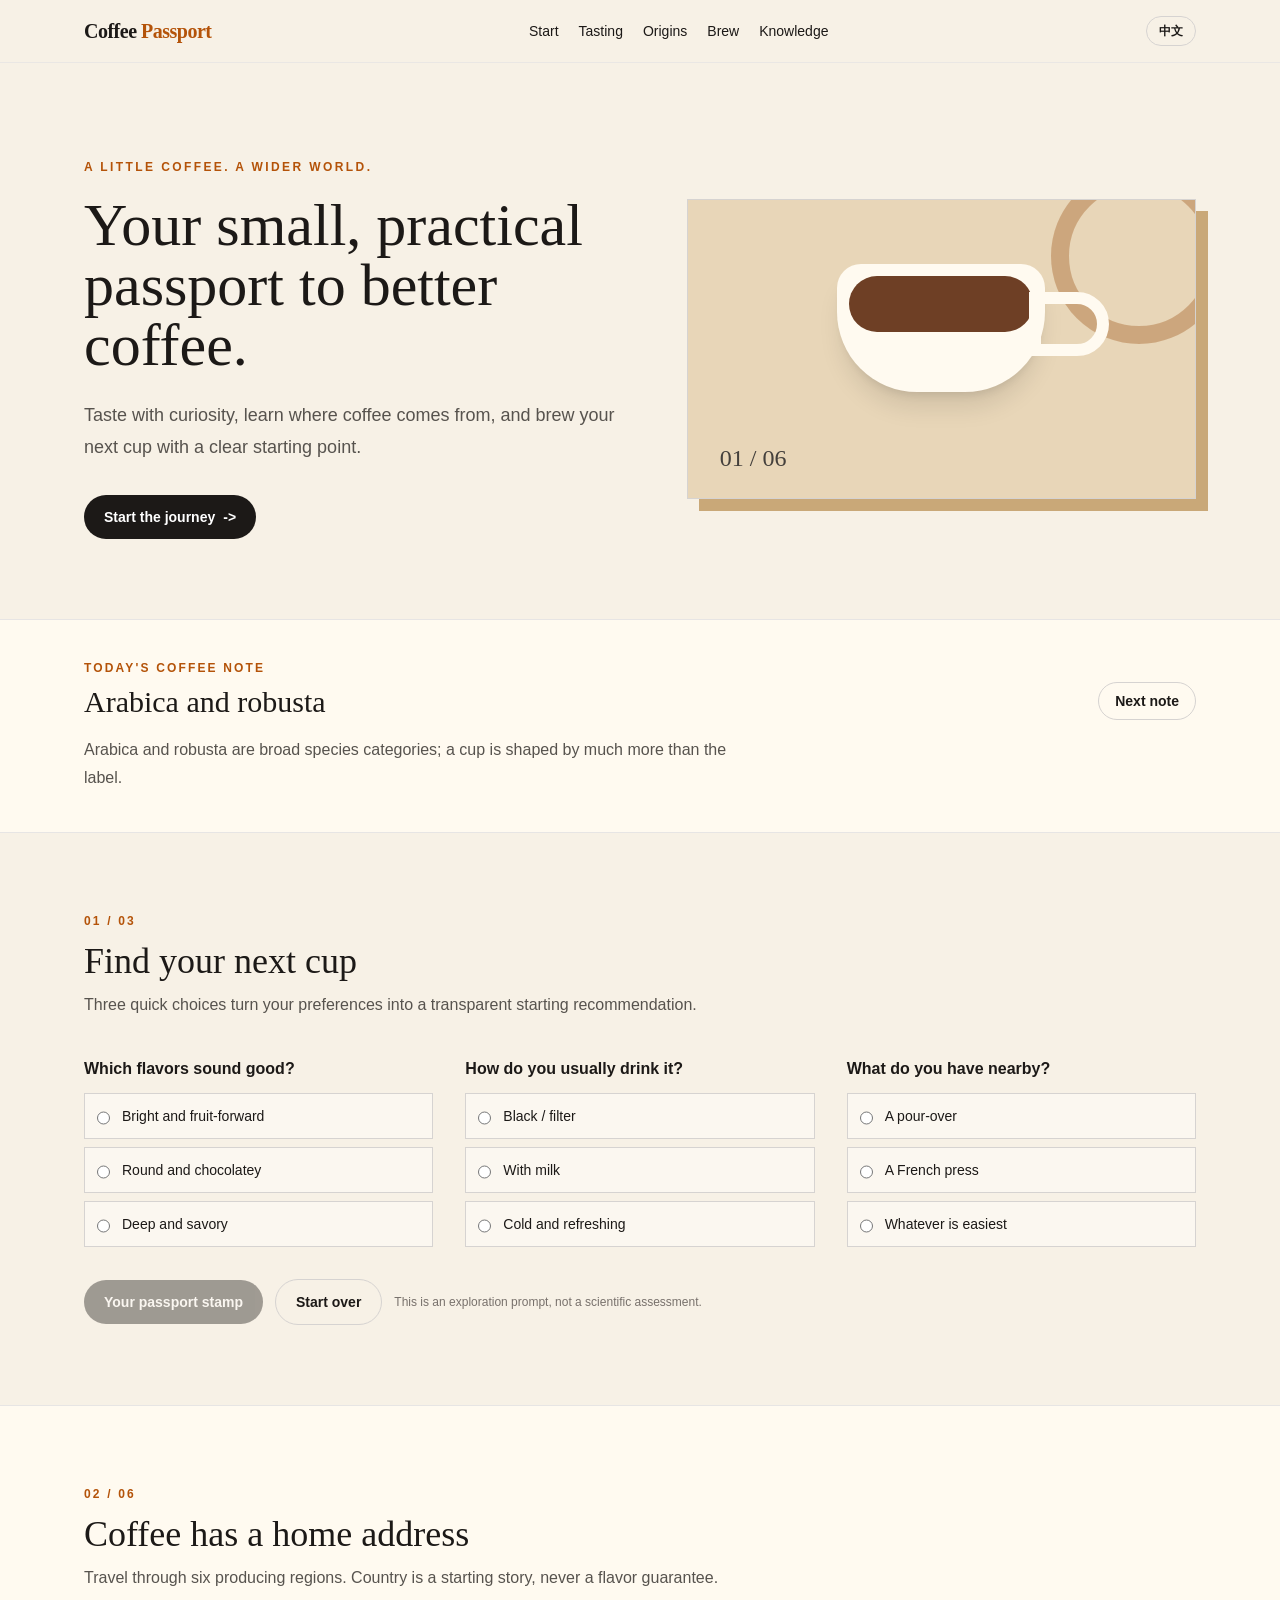
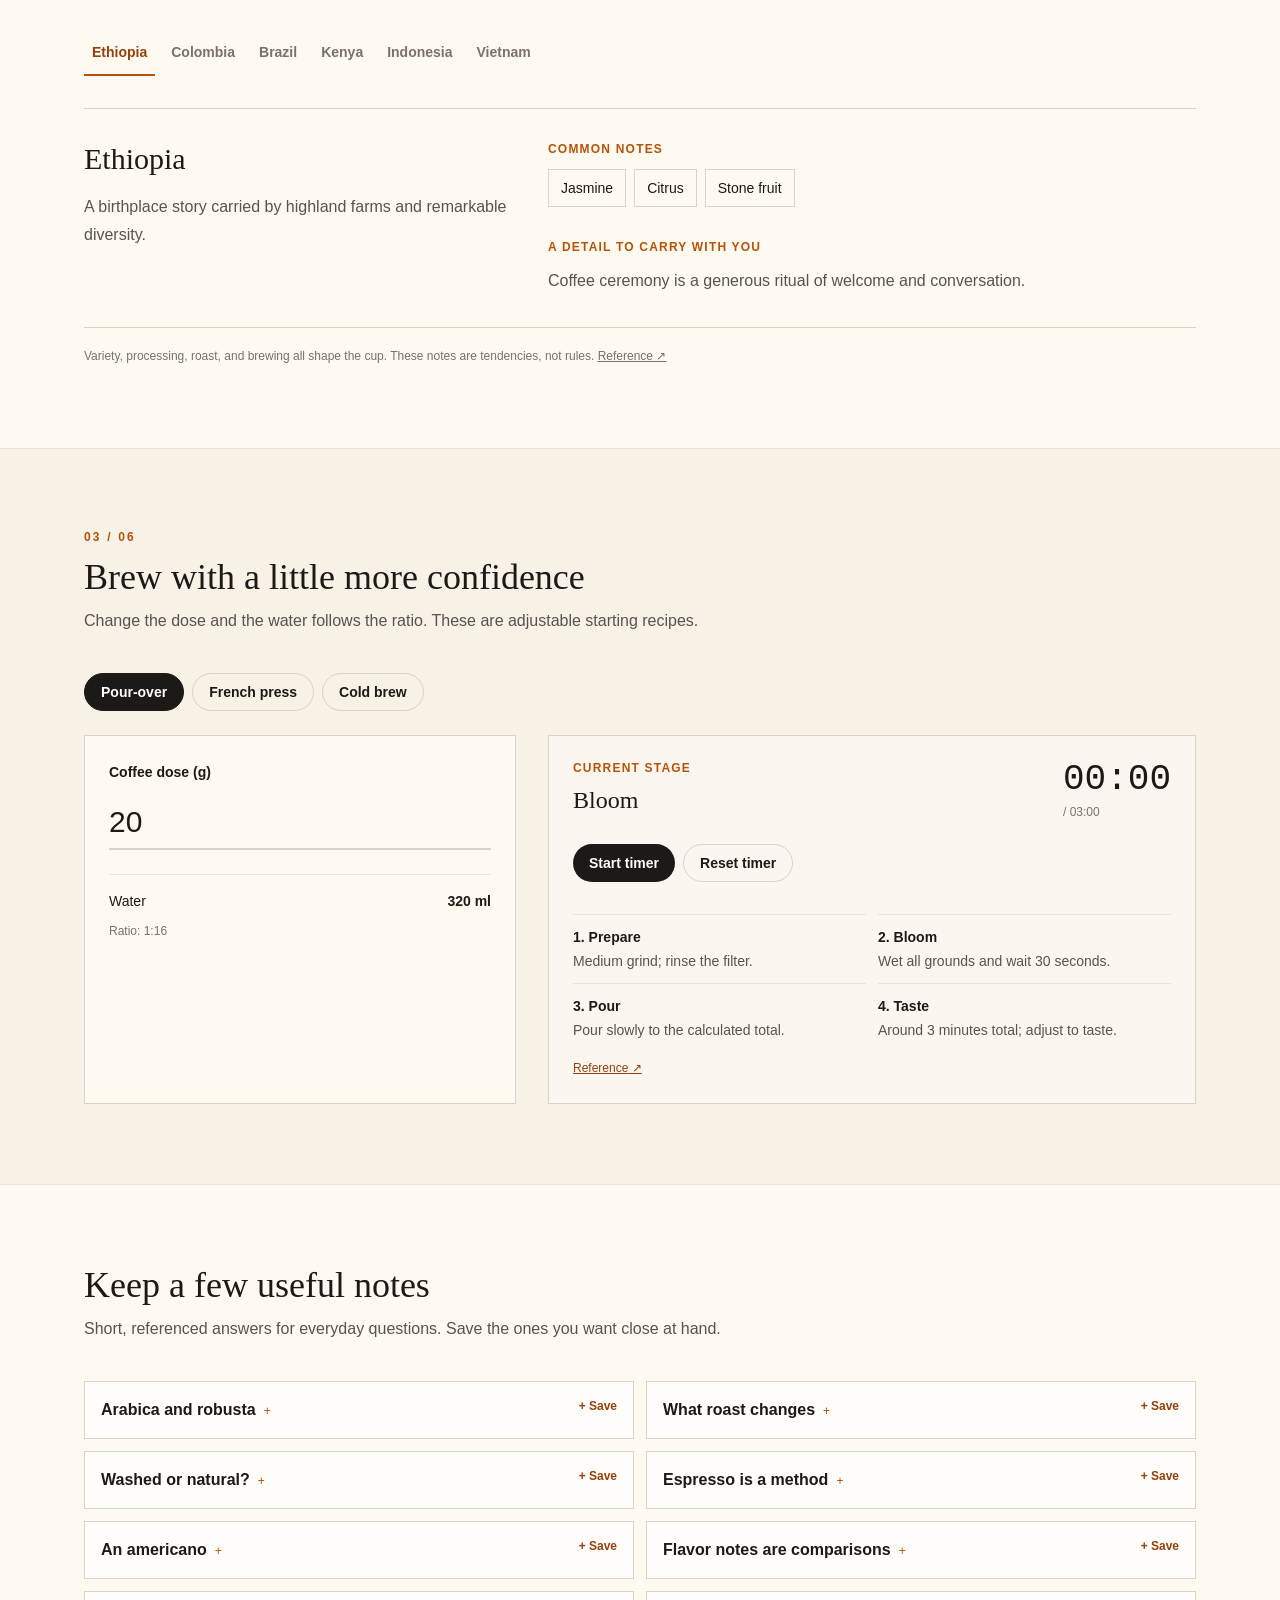
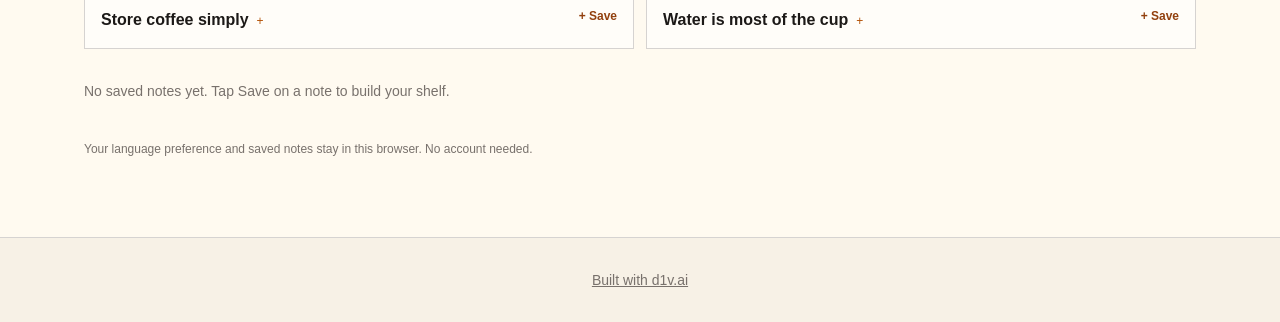
<file: coffee/index.html>
<!doctype html>
<html lang="en">
  <head>
    <meta charset="UTF-8" />
    <meta name="viewport" content="width=device-width, initial-scale=1.0" />
    <meta name="theme-color" content="#f7f1e6" />
    <meta
      name="description"
      content="Coffee Passport: a bilingual guide to coffee origins, taste, brewing and everyday knowledge. A little coffee. A wider world."
    />
    <title>Coffee Passport — A little coffee. A wider world.</title>
    <script type="module" crossorigin src="/assets/coffee-BfnGoWNd.js"></script>
    <link rel="modulepreload" crossorigin href="/assets/client-Be3HG2-p.js">
    <link rel="stylesheet" crossorigin href="/assets/coffee-DtxTMFOY.css">
  </head>
  <body>
    <div id="root"></div>
  </body>
</html>
</file>
<file: assets/coffee-DtxTMFOY.css>
*,:before,:after{--tw-border-spacing-x: 0;--tw-border-spacing-y: 0;--tw-translate-x: 0;--tw-translate-y: 0;--tw-rotate: 0;--tw-skew-x: 0;--tw-skew-y: 0;--tw-scale-x: 1;--tw-scale-y: 1;--tw-pan-x: ;--tw-pan-y: ;--tw-pinch-zoom: ;--tw-scroll-snap-strictness: proximity;--tw-gradient-from-position: ;--tw-gradient-via-position: ;--tw-gradient-to-position: ;--tw-ordinal: ;--tw-slashed-zero: ;--tw-numeric-figure: ;--tw-numeric-spacing: ;--tw-numeric-fraction: ;--tw-ring-inset: ;--tw-ring-offset-width: 0px;--tw-ring-offset-color: #fff;--tw-ring-color: rgb(59 130 246 / .5);--tw-ring-offset-shadow: 0 0 #0000;--tw-ring-shadow: 0 0 #0000;--tw-shadow: 0 0 #0000;--tw-shadow-colored: 0 0 #0000;--tw-blur: ;--tw-brightness: ;--tw-contrast: ;--tw-grayscale: ;--tw-hue-rotate: ;--tw-invert: ;--tw-saturate: ;--tw-sepia: ;--tw-drop-shadow: ;--tw-backdrop-blur: ;--tw-backdrop-brightness: ;--tw-backdrop-contrast: ;--tw-backdrop-grayscale: ;--tw-backdrop-hue-rotate: ;--tw-backdrop-invert: ;--tw-backdrop-opacity: ;--tw-backdrop-saturate: ;--tw-backdrop-sepia: ;--tw-contain-size: ;--tw-contain-layout: ;--tw-contain-paint: ;--tw-contain-style: }::backdrop{--tw-border-spacing-x: 0;--tw-border-spacing-y: 0;--tw-translate-x: 0;--tw-translate-y: 0;--tw-rotate: 0;--tw-skew-x: 0;--tw-skew-y: 0;--tw-scale-x: 1;--tw-scale-y: 1;--tw-pan-x: ;--tw-pan-y: ;--tw-pinch-zoom: ;--tw-scroll-snap-strictness: proximity;--tw-gradient-from-position: ;--tw-gradient-via-position: ;--tw-gradient-to-position: ;--tw-ordinal: ;--tw-slashed-zero: ;--tw-numeric-figure: ;--tw-numeric-spacing: ;--tw-numeric-fraction: ;--tw-ring-inset: ;--tw-ring-offset-width: 0px;--tw-ring-offset-color: #fff;--tw-ring-color: rgb(59 130 246 / .5);--tw-ring-offset-shadow: 0 0 #0000;--tw-ring-shadow: 0 0 #0000;--tw-shadow: 0 0 #0000;--tw-shadow-colored: 0 0 #0000;--tw-blur: ;--tw-brightness: ;--tw-contrast: ;--tw-grayscale: ;--tw-hue-rotate: ;--tw-invert: ;--tw-saturate: ;--tw-sepia: ;--tw-drop-shadow: ;--tw-backdrop-blur: ;--tw-backdrop-brightness: ;--tw-backdrop-contrast: ;--tw-backdrop-grayscale: ;--tw-backdrop-hue-rotate: ;--tw-backdrop-invert: ;--tw-backdrop-opacity: ;--tw-backdrop-saturate: ;--tw-backdrop-sepia: ;--tw-contain-size: ;--tw-contain-layout: ;--tw-contain-paint: ;--tw-contain-style: }*,:before,:after{box-sizing:border-box;border-width:0;border-style:solid;border-color:#e5e7eb}:before,:after{--tw-content: ""}html,:host{line-height:1.5;-webkit-text-size-adjust:100%;-moz-tab-size:4;-o-tab-size:4;tab-size:4;font-family:ui-sans-serif,system-ui,sans-serif,"Apple Color Emoji","Segoe UI Emoji",Segoe UI Symbol,"Noto Color Emoji";font-feature-settings:normal;font-variation-settings:normal;-webkit-tap-highlight-color:transparent}body{margin:0;line-height:inherit}hr{height:0;color:inherit;border-top-width:1px}abbr:where([title]){-webkit-text-decoration:underline dotted;text-decoration:underline dotted}h1,h2,h3,h4,h5,h6{font-size:inherit;font-weight:inherit}a{color:inherit;text-decoration:inherit}b,strong{font-weight:bolder}code,kbd,samp,pre{font-family:ui-monospace,SFMono-Regular,Menlo,Monaco,Consolas,Liberation Mono,Courier New,monospace;font-feature-settings:normal;font-variation-settings:normal;font-size:1em}small{font-size:80%}sub,sup{font-size:75%;line-height:0;position:relative;vertical-align:baseline}sub{bottom:-.25em}sup{top:-.5em}table{text-indent:0;border-color:inherit;border-collapse:collapse}button,input,optgroup,select,textarea{font-family:inherit;font-feature-settings:inherit;font-variation-settings:inherit;font-size:100%;font-weight:inherit;line-height:inherit;letter-spacing:inherit;color:inherit;margin:0;padding:0}button,select{text-transform:none}button,input:where([type=button]),input:where([type=reset]),input:where([type=submit]){-webkit-appearance:button;background-color:transparent;background-image:none}:-moz-focusring{outline:auto}:-moz-ui-invalid{box-shadow:none}progress{vertical-align:baseline}::-webkit-inner-spin-button,::-webkit-outer-spin-button{height:auto}[type=search]{-webkit-appearance:textfield;outline-offset:-2px}::-webkit-search-decoration{-webkit-appearance:none}::-webkit-file-upload-button{-webkit-appearance:button;font:inherit}summary{display:list-item}blockquote,dl,dd,h1,h2,h3,h4,h5,h6,hr,figure,p,pre{margin:0}fieldset{margin:0;padding:0}legend{padding:0}ol,ul,menu{list-style:none;margin:0;padding:0}dialog{padding:0}textarea{resize:vertical}input::-moz-placeholder,textarea::-moz-placeholder{opacity:1;color:#9ca3af}input::placeholder,textarea::placeholder{opacity:1;color:#9ca3af}button,[role=button]{cursor:pointer}:disabled{cursor:default}img,svg,video,canvas,audio,iframe,embed,object{display:block;vertical-align:middle}img,video{max-width:100%;height:auto}[hidden]:where(:not([hidden=until-found])){display:none}.absolute{position:absolute}.relative{position:relative}.sticky{position:sticky}.-right-16{right:-4rem}.-right-8{right:-2rem}.-top-8{top:-2rem}.bottom-6{bottom:1.5rem}.left-3{left:.75rem}.left-8{left:2rem}.right-3{right:.75rem}.top-0{top:0}.top-3{top:.75rem}.top-7{top:1.75rem}.z-20{z-index:20}.mx-auto{margin-left:auto;margin-right:auto}.mb-3{margin-bottom:.75rem}.ml-2{margin-left:.5rem}.mt-1{margin-top:.25rem}.mt-10{margin-top:2.5rem}.mt-2{margin-top:.5rem}.mt-3{margin-top:.75rem}.mt-4{margin-top:1rem}.mt-5{margin-top:1.25rem}.mt-6{margin-top:1.5rem}.mt-8{margin-top:2rem}.block{display:block}.inline-block{display:inline-block}.flex{display:flex}.inline-flex{display:inline-flex}.grid{display:grid}.hidden{display:none}.h-14{height:3.5rem}.h-16{height:4rem}.h-32{height:8rem}.h-44{height:11rem}.min-h-\[300px\]{min-height:300px}.min-h-screen{min-height:100vh}.w-20{width:5rem}.w-44{width:11rem}.w-52{width:13rem}.w-full{width:100%}.max-w-2xl{max-width:42rem}.max-w-6xl{max-width:72rem}.max-w-xl{max-width:36rem}.flex-1{flex:1 1 0%}.shrink-0{flex-shrink:0}.cursor-pointer{cursor:pointer}.flex-wrap{flex-wrap:wrap}.items-start{align-items:flex-start}.items-end{align-items:flex-end}.items-center{align-items:center}.justify-between{justify-content:space-between}.gap-10{gap:2.5rem}.gap-2{gap:.5rem}.gap-3{gap:.75rem}.gap-4{gap:1rem}.gap-5{gap:1.25rem}.gap-8{gap:2rem}.space-y-2>:not([hidden])~:not([hidden]){--tw-space-y-reverse: 0;margin-top:calc(.5rem * calc(1 - var(--tw-space-y-reverse)));margin-bottom:calc(.5rem * var(--tw-space-y-reverse))}.overflow-hidden{overflow:hidden}.overflow-x-auto{overflow-x:auto}.rounded-full{border-radius:9999px}.rounded-b-\[5rem\]{border-bottom-right-radius:5rem;border-bottom-left-radius:5rem}.rounded-r-full{border-top-right-radius:9999px;border-bottom-right-radius:9999px}.rounded-t-3xl{border-top-left-radius:1.5rem;border-top-right-radius:1.5rem}.border{border-width:1px}.border-\[12px\]{border-width:12px}.border-\[18px\]{border-width:18px}.border-y{border-top-width:1px;border-bottom-width:1px}.border-b{border-bottom-width:1px}.border-b-2{border-bottom-width:2px}.border-l-4{border-left-width:4px}.border-t{border-top-width:1px}.border-\[\#b17845\]\/50{border-color:#b1784580}.border-\[\#fffaf0\]{--tw-border-opacity: 1;border-color:rgb(255 250 240 / var(--tw-border-opacity, 1))}.border-amber-700{--tw-border-opacity: 1;border-color:rgb(180 83 9 / var(--tw-border-opacity, 1))}.border-stone-200{--tw-border-opacity: 1;border-color:rgb(231 229 228 / var(--tw-border-opacity, 1))}.border-stone-200\/80{border-color:#e7e5e4cc}.border-stone-300{--tw-border-opacity: 1;border-color:rgb(214 211 209 / var(--tw-border-opacity, 1))}.border-stone-900{--tw-border-opacity: 1;border-color:rgb(28 25 23 / var(--tw-border-opacity, 1))}.border-transparent{border-color:transparent}.bg-\[\#6e3f25\]{--tw-bg-opacity: 1;background-color:rgb(110 63 37 / var(--tw-bg-opacity, 1))}.bg-\[\#e8d6b8\]{--tw-bg-opacity: 1;background-color:rgb(232 214 184 / var(--tw-bg-opacity, 1))}.bg-\[\#f7f1e6\]{--tw-bg-opacity: 1;background-color:rgb(247 241 230 / var(--tw-bg-opacity, 1))}.bg-\[\#f7f1e6\]\/95{background-color:#f7f1e6f2}.bg-\[\#fffaf0\]{--tw-bg-opacity: 1;background-color:rgb(255 250 240 / var(--tw-bg-opacity, 1))}.bg-amber-50{--tw-bg-opacity: 1;background-color:rgb(255 251 235 / var(--tw-bg-opacity, 1))}.bg-stone-900{--tw-bg-opacity: 1;background-color:rgb(28 25 23 / var(--tw-bg-opacity, 1))}.bg-transparent{background-color:transparent}.bg-white{--tw-bg-opacity: 1;background-color:rgb(255 255 255 / var(--tw-bg-opacity, 1))}.bg-white\/40{background-color:#fff6}.bg-white\/60{background-color:#fff9}.p-2{padding:.5rem}.p-3{padding:.75rem}.p-4{padding:1rem}.p-5{padding:1.25rem}.p-6{padding:1.5rem}.p-8{padding:2rem}.px-2{padding-left:.5rem;padding-right:.5rem}.px-3{padding-left:.75rem;padding-right:.75rem}.px-4{padding-left:1rem;padding-right:1rem}.px-5{padding-left:1.25rem;padding-right:1.25rem}.py-1\.5{padding-top:.375rem;padding-bottom:.375rem}.py-10{padding-top:2.5rem;padding-bottom:2.5rem}.py-2{padding-top:.5rem;padding-bottom:.5rem}.py-20{padding-top:5rem;padding-bottom:5rem}.py-3{padding-top:.75rem;padding-bottom:.75rem}.py-4{padding-top:1rem;padding-bottom:1rem}.py-8{padding-top:2rem;padding-bottom:2rem}.pb-2{padding-bottom:.5rem}.pb-20{padding-bottom:5rem}.pb-4{padding-bottom:1rem}.pt-16{padding-top:4rem}.pt-3{padding-top:.75rem}.pt-4{padding-top:1rem}.pt-8{padding-top:2rem}.text-left{text-align:left}.text-center{text-align:center}.font-mono{font-family:ui-monospace,SFMono-Regular,Menlo,Monaco,Consolas,Liberation Mono,Courier New,monospace}.font-serif{font-family:ui-serif,Georgia,Cambria,Times New Roman,Times,serif}.text-2xl{font-size:1.5rem;line-height:2rem}.text-3xl{font-size:1.875rem;line-height:2.25rem}.text-4xl{font-size:2.25rem;line-height:2.5rem}.text-5xl{font-size:3rem;line-height:1}.text-lg{font-size:1.125rem;line-height:1.75rem}.text-sm{font-size:.875rem;line-height:1.25rem}.text-xl{font-size:1.25rem;line-height:1.75rem}.text-xs{font-size:.75rem;line-height:1rem}.font-bold{font-weight:700}.font-semibold{font-weight:600}.uppercase{text-transform:uppercase}.leading-6{line-height:1.5rem}.leading-7{line-height:1.75rem}.leading-8{line-height:2rem}.leading-\[1\.05\]{line-height:1.05}.tracking-\[\.18em\]{letter-spacing:.18em}.tracking-\[\.2em\]{letter-spacing:.2em}.tracking-tight{letter-spacing:-.025em}.tracking-widest{letter-spacing:.1em}.text-amber-700{--tw-text-opacity: 1;color:rgb(180 83 9 / var(--tw-text-opacity, 1))}.text-amber-800{--tw-text-opacity: 1;color:rgb(146 64 14 / var(--tw-text-opacity, 1))}.text-red-700{--tw-text-opacity: 1;color:rgb(185 28 28 / var(--tw-text-opacity, 1))}.text-stone-500{--tw-text-opacity: 1;color:rgb(120 113 108 / var(--tw-text-opacity, 1))}.text-stone-600{--tw-text-opacity: 1;color:rgb(87 83 78 / var(--tw-text-opacity, 1))}.text-stone-700{--tw-text-opacity: 1;color:rgb(68 64 60 / var(--tw-text-opacity, 1))}.text-stone-900{--tw-text-opacity: 1;color:rgb(28 25 23 / var(--tw-text-opacity, 1))}.text-white{--tw-text-opacity: 1;color:rgb(255 255 255 / var(--tw-text-opacity, 1))}.underline{text-decoration-line:underline}.accent-amber-700{accent-color:#b45309}.shadow-\[12px_12px_0_\#c9a878\]{--tw-shadow: 12px 12px 0 #c9a878;--tw-shadow-colored: 12px 12px 0 var(--tw-shadow-color);box-shadow:var(--tw-ring-offset-shadow, 0 0 #0000),var(--tw-ring-shadow, 0 0 #0000),var(--tw-shadow)}.shadow-xl{--tw-shadow: 0 20px 25px -5px rgb(0 0 0 / .1), 0 8px 10px -6px rgb(0 0 0 / .1);--tw-shadow-colored: 0 20px 25px -5px var(--tw-shadow-color), 0 8px 10px -6px var(--tw-shadow-color);box-shadow:var(--tw-ring-offset-shadow, 0 0 #0000),var(--tw-ring-shadow, 0 0 #0000),var(--tw-shadow)}.outline-none{outline:2px solid transparent;outline-offset:2px}.filter{filter:var(--tw-blur) var(--tw-brightness) var(--tw-contrast) var(--tw-grayscale) var(--tw-hue-rotate) var(--tw-invert) var(--tw-saturate) var(--tw-sepia) var(--tw-drop-shadow)}.backdrop-blur{--tw-backdrop-blur: blur(8px);-webkit-backdrop-filter:var(--tw-backdrop-blur) var(--tw-backdrop-brightness) var(--tw-backdrop-contrast) var(--tw-backdrop-grayscale) var(--tw-backdrop-hue-rotate) var(--tw-backdrop-invert) var(--tw-backdrop-opacity) var(--tw-backdrop-saturate) var(--tw-backdrop-sepia);backdrop-filter:var(--tw-backdrop-blur) var(--tw-backdrop-brightness) var(--tw-backdrop-contrast) var(--tw-backdrop-grayscale) var(--tw-backdrop-hue-rotate) var(--tw-backdrop-invert) var(--tw-backdrop-opacity) var(--tw-backdrop-saturate) var(--tw-backdrop-sepia)}.transition{transition-property:color,background-color,border-color,text-decoration-color,fill,stroke,opacity,box-shadow,transform,filter,backdrop-filter;transition-timing-function:cubic-bezier(.4,0,.2,1);transition-duration:.15s}html{scroll-behavior:smooth;scroll-padding-top:90px}body{margin:0;font-family:-apple-system,BlinkMacSystemFont,Segoe UI,PingFang SC,Microsoft Yahei,sans-serif}.font-serif{font-family:Georgia,Songti SC,STSong,serif}button,a,input,textarea{outline-offset:5px}:focus-visible{outline:2px solid #9b582c}@media(prefers-reduced-motion:reduce){html{scroll-behavior:auto}}@media(max-width:400px){h1{font-size:2.6rem!important}}.selection\:bg-amber-200 *::-moz-selection{--tw-bg-opacity: 1;background-color:rgb(253 230 138 / var(--tw-bg-opacity, 1))}.selection\:bg-amber-200 *::selection{--tw-bg-opacity: 1;background-color:rgb(253 230 138 / var(--tw-bg-opacity, 1))}.selection\:bg-amber-200::-moz-selection{--tw-bg-opacity: 1;background-color:rgb(253 230 138 / var(--tw-bg-opacity, 1))}.selection\:bg-amber-200::selection{--tw-bg-opacity: 1;background-color:rgb(253 230 138 / var(--tw-bg-opacity, 1))}.hover\:border-amber-500:hover{--tw-border-opacity: 1;border-color:rgb(245 158 11 / var(--tw-border-opacity, 1))}.hover\:border-amber-700:hover{--tw-border-opacity: 1;border-color:rgb(180 83 9 / var(--tw-border-opacity, 1))}.hover\:bg-amber-800:hover{--tw-bg-opacity: 1;background-color:rgb(146 64 14 / var(--tw-bg-opacity, 1))}.hover\:text-amber-700:hover{--tw-text-opacity: 1;color:rgb(180 83 9 / var(--tw-text-opacity, 1))}.hover\:text-amber-800:hover{--tw-text-opacity: 1;color:rgb(146 64 14 / var(--tw-text-opacity, 1))}.focus\:border-amber-700:focus{--tw-border-opacity: 1;border-color:rgb(180 83 9 / var(--tw-border-opacity, 1))}.disabled\:cursor-not-allowed:disabled{cursor:not-allowed}.disabled\:opacity-40:disabled{opacity:.4}@media(min-width:640px){.sm\:grid-cols-2{grid-template-columns:repeat(2,minmax(0,1fr))}.sm\:text-6xl{font-size:3.75rem;line-height:1}}@media(min-width:768px){.md\:col-span-3{grid-column:span 3 / span 3}.md\:flex{display:flex}.md\:grid-cols-2{grid-template-columns:repeat(2,minmax(0,1fr))}.md\:grid-cols-3{grid-template-columns:repeat(3,minmax(0,1fr))}.md\:grid-cols-\[\.8fr_1\.2fr\]{grid-template-columns:.8fr 1.2fr}.md\:grid-cols-\[1\.05fr_\.95fr\]{grid-template-columns:1.05fr .95fr}.md\:items-center{align-items:center}.md\:pt-24{padding-top:6rem}}
</file>
